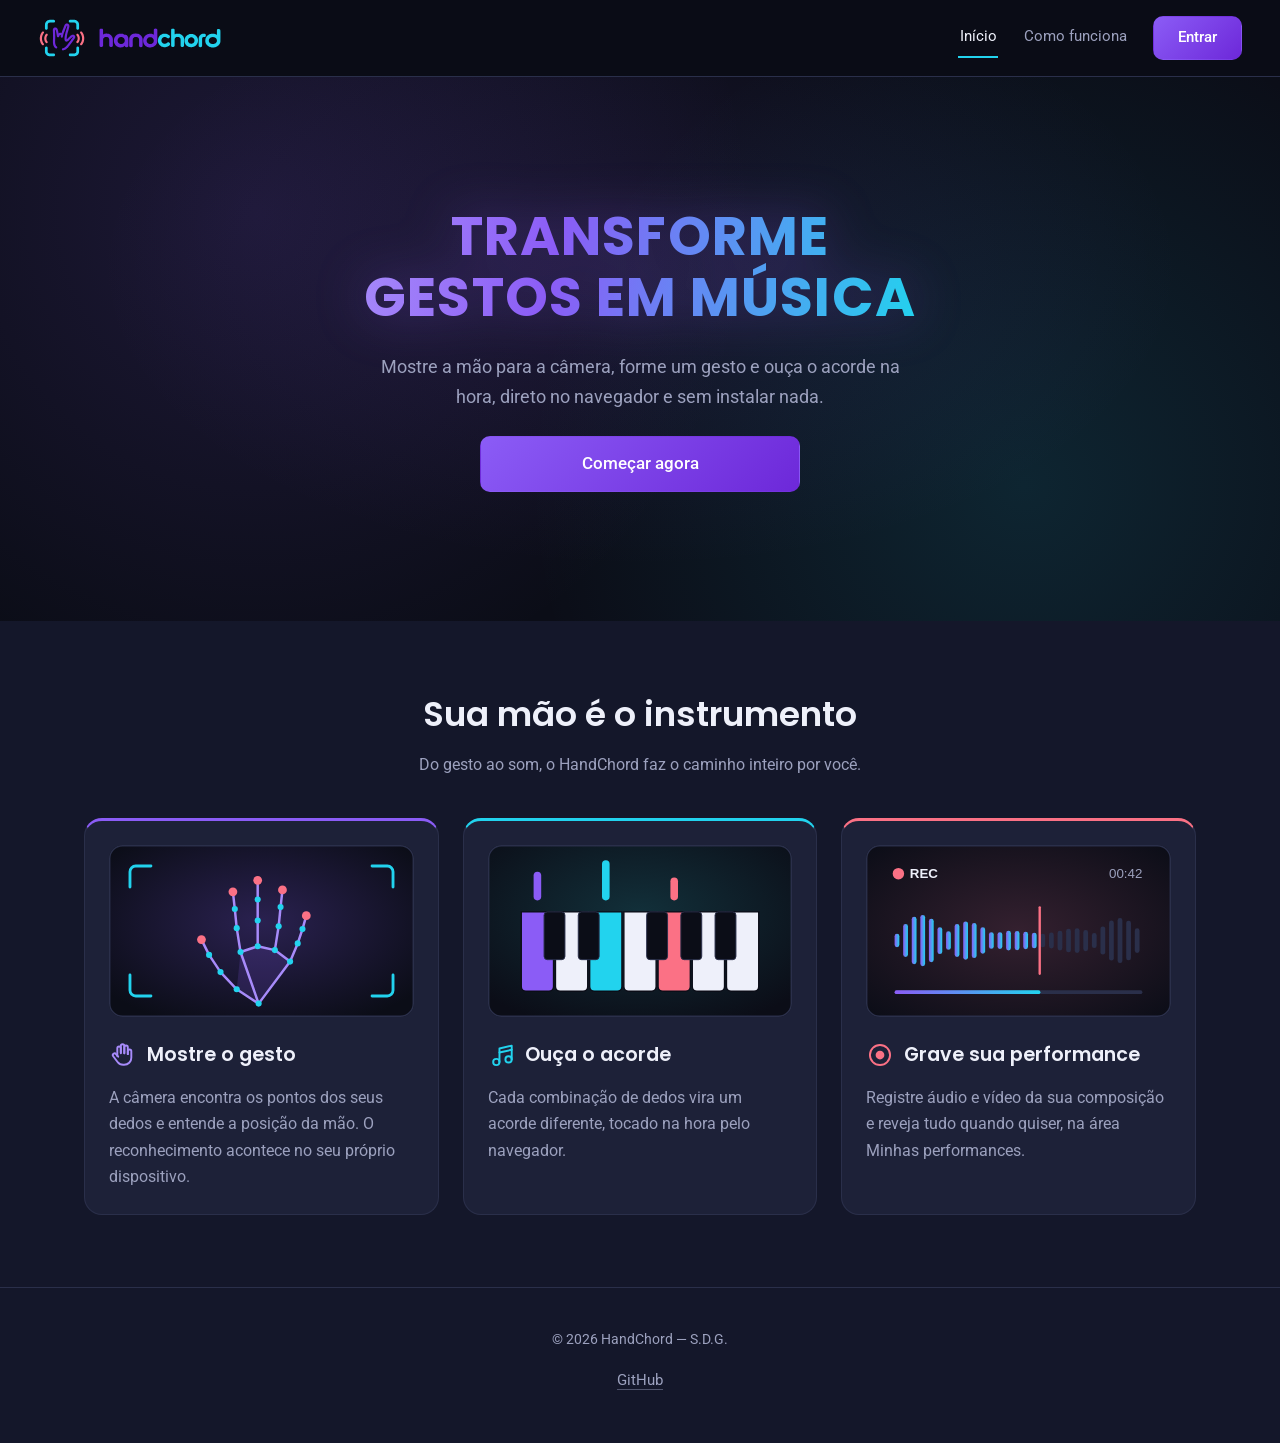
<file: index.html>
<!DOCTYPE html>
<html lang="pt-BR">
<head>
  <meta charset="UTF-8">
  <meta name="viewport" content="width=device-width, initial-scale=1.0, viewport-fit=cover">
  <meta name="theme-color" content="#0B0D17">
  <title>HandChord — transforme gestos em música</title>
  <meta name="description" content="HandChord reconhece gestos das mãos pela câmera e transforma cada gesto em um acorde musical, direto do navegador.">

  <!-- Ícone da aba: SVG nos navegadores modernos, PNG nos antigos e no iPhone/iPad -->
  <link rel="icon" type="image/svg+xml" href="icones/icone.svg">
  <link rel="icon" type="image/png" sizes="32x32" href="icones/png/favicon-32.png">
  <link rel="apple-touch-icon" href="icones/png/apple-touch-icon.png">

  <link rel="preconnect" href="https://fonts.googleapis.com">
  <link rel="preconnect" href="https://fonts.gstatic.com" crossorigin>
  <link href="https://fonts.googleapis.com/css2?family=Poppins:wght@500;600;700&family=Roboto:wght@400;500&display=swap" rel="stylesheet">

  <link rel="stylesheet" href="css/style.css">
  <link rel="stylesheet" href="css/home.css">
  <script src="js/menu.js" defer></script>
</head>
<body>
  <a class="skip-link" href="#conteudo">Ir para o conteúdo</a>

  <header class="site-header">
    <div class="container header-inner">
      <a href="index.html" class="logo">
        <picture>
          <source type="image/svg+xml" srcset="icones/icone.svg">
          <img class="logo-icon" src="icones/png/icone.png" alt="" width="48" height="40">
        </picture>
        <picture>
          <source type="image/svg+xml" srcset="icones/nome.svg">
          <img class="logo-name" src="icones/png/nome.png" alt="HandChord, página inicial" width="126" height="24">
        </picture>
      </a>

      <!-- Menu do celular: o checkbox é focável pelo teclado e funciona sem JavaScript -->
      <input type="checkbox" id="nav-toggle" class="nav-toggle" aria-label="Menu de navegação" aria-controls="menu-principal">
      <label for="nav-toggle" class="nav-backdrop" aria-hidden="true"></label>
      <label for="nav-toggle" class="nav-toggle-label" aria-hidden="true">
        <span></span><span></span><span></span>
      </label>

      <nav class="main-nav" id="menu-principal" aria-label="Navegação principal">
        <ul>
          <li><a href="index.html" aria-current="page">Início</a></li>
          <li><a href="como-funciona.html">Como funciona</a></li>
          <li><a href="login.html" class="btn btn-primary btn-sm">Entrar</a></li>
        </ul>
      </nav>
    </div>
  </header>

  <main id="conteudo" tabindex="-1">
    <section class="home-hero" aria-labelledby="home-titulo">
      <div class="container home-hero-inner">
        <h1 id="home-titulo" class="home-title">Transforme gestos em música</h1>
        <p class="home-tagline">Mostre a mão para a câmera, forme um gesto e ouça o acorde na hora, direto no navegador e sem instalar nada.</p>

        <div class="home-actions">
          <a href="cadastro.html" class="btn btn-primary btn-block">Começar agora</a>
        </div>
      </div>
    </section>

    <section class="section section-alt home-features" aria-labelledby="destaques-titulo">
      <div class="container">
        <div class="section-head center">
          <h2 id="destaques-titulo">Sua mão é o instrumento</h2>
          <p>Do gesto ao som, o HandChord faz o caminho inteiro por você.</p>
        </div>

        <div class="home-features-grid">
          <article class="card feature-card">
            <picture>
              <source type="image/svg+xml" srcset="assets/images/gesto-mao.svg">
              <img class="feature-img" src="assets/images/gesto-mao.png" alt="Mão com pontos de rastreamento sobre os dedos, dentro do enquadramento da câmera" width="320" height="180" loading="lazy">
            </picture>
            <h3 class="feature-title">
              <picture>
              <source type="image/svg+xml" srcset="assets/icons/mao.svg">
              <img class="feature-icon" src="assets/icons/mao.png" alt="" width="28" height="28">
            </picture>
              Mostre o gesto
            </h3>
            <p>A câmera encontra os pontos dos seus dedos e entende a posição da mão. O reconhecimento acontece no seu próprio dispositivo.</p>
          </article>

          <article class="card feature-card accent-cyan">
            <picture>
              <source type="image/svg+xml" srcset="assets/images/acorde-teclas.svg">
              <img class="feature-img" src="assets/images/acorde-teclas.png" alt="Teclas de piano com três notas de um acorde acesas" width="320" height="180" loading="lazy">
            </picture>
            <h3 class="feature-title">
              <picture>
              <source type="image/svg+xml" srcset="assets/icons/acorde.svg">
              <img class="feature-icon" src="assets/icons/acorde.png" alt="" width="28" height="28">
            </picture>
              Ouça o acorde
            </h3>
            <p>Cada combinação de dedos vira um acorde diferente, tocado na hora pelo navegador.</p>
          </article>

          <article class="card feature-card accent-coral">
            <picture>
              <source type="image/svg+xml" srcset="assets/images/gravacao.svg">
              <img class="feature-img" src="assets/images/gravacao.png" alt="Gravação de áudio em andamento, com forma de onda e botão de gravar" width="320" height="180" loading="lazy">
            </picture>
            <h3 class="feature-title">
              <picture>
              <source type="image/svg+xml" srcset="assets/icons/gravar.svg">
              <img class="feature-icon" src="assets/icons/gravar.png" alt="" width="28" height="28">
            </picture>
              Grave sua performance
            </h3>
            <p>Registre áudio e vídeo da sua composição e reveja tudo quando quiser, na área Minhas performances.</p>
          </article>
        </div>
      </div>
    </section>
  </main>

  <footer class="site-footer">
    <div class="container footer-inner">
      <p class="footer-copy">© 2026 HandChord — S.D.G.</p>
      <nav aria-label="Links do rodapé">
        <ul>
          <li><a href="https://github.com/luizr-lima" target="_blank" rel="noopener noreferrer">GitHub<span class="sr-only"> (abre em nova aba)</span></a></li>
        </ul>
      </nav>
    </div>
  </footer>
</body>
</html>
</file>
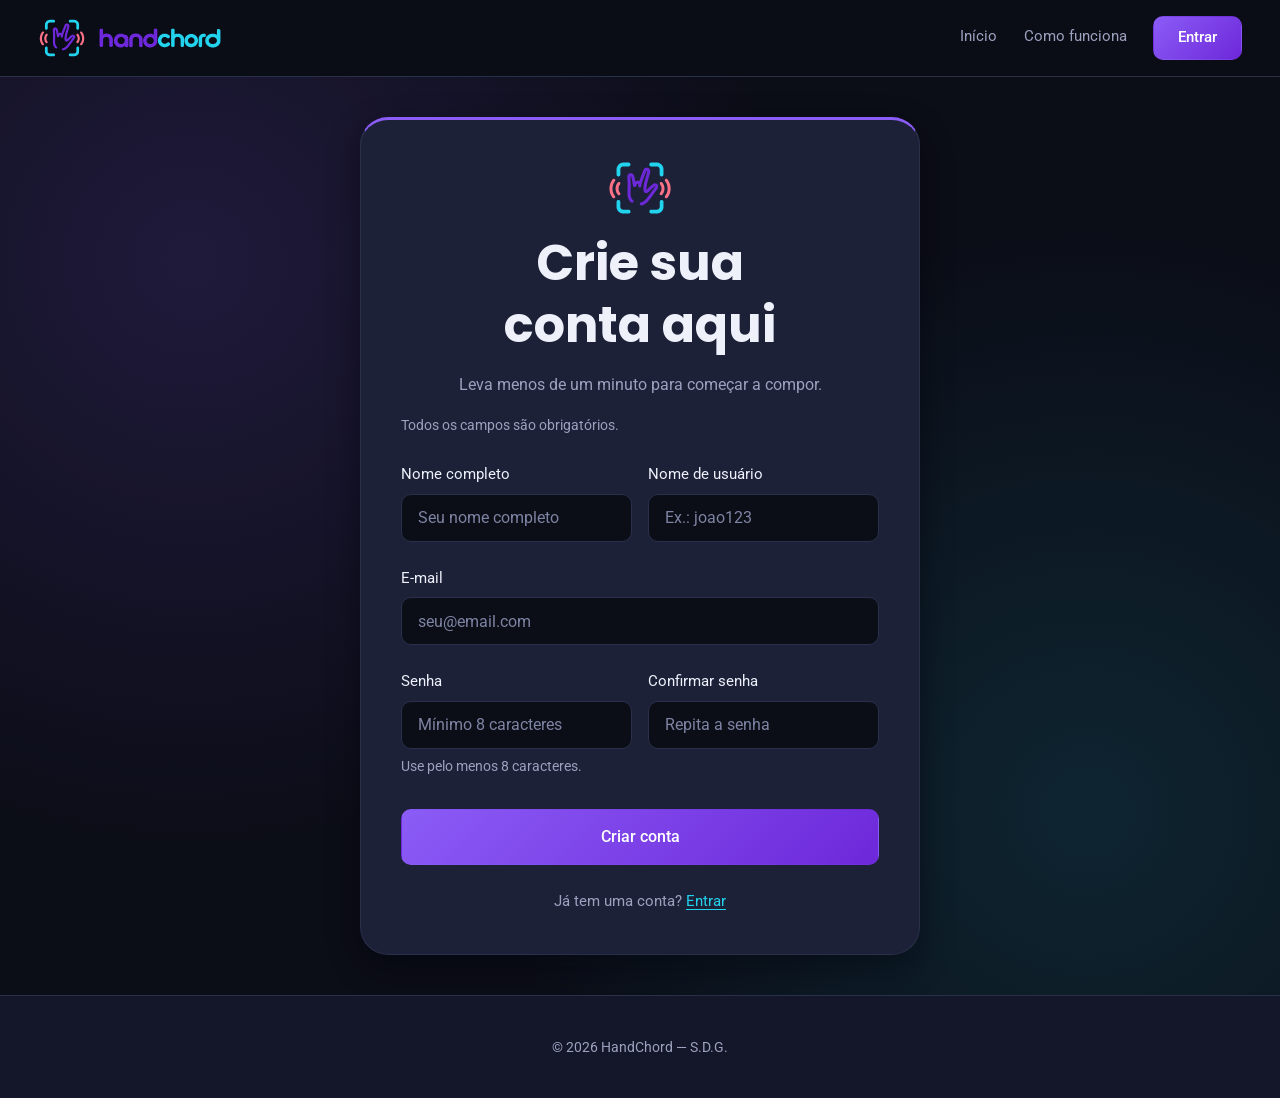
<file: cadastro.html>
<!DOCTYPE html>
<html lang="pt-BR">
<head>
  <meta charset="UTF-8">
  <meta name="viewport" content="width=device-width, initial-scale=1.0, viewport-fit=cover">
  <meta name="theme-color" content="#0B0D17">
  <title>Cadastro — HandChord</title>
  <meta name="description" content="Crie sua conta gratuita no HandChord e comece a compor com as mãos.">

  <!-- Ícone da aba: SVG nos navegadores modernos, PNG nos antigos e no iPhone/iPad -->
  <link rel="icon" type="image/svg+xml" href="icones/icone.svg">
  <link rel="icon" type="image/png" sizes="32x32" href="icones/png/favicon-32.png">
  <link rel="apple-touch-icon" href="icones/png/apple-touch-icon.png">

  <link rel="preconnect" href="https://fonts.googleapis.com">
  <link rel="preconnect" href="https://fonts.gstatic.com" crossorigin>
  <link href="https://fonts.googleapis.com/css2?family=Poppins:wght@500;600;700&family=Roboto:wght@400;500&display=swap" rel="stylesheet">

  <link rel="stylesheet" href="css/style.css">
  <link rel="stylesheet" href="css/cadastro.css">
  <script src="js/menu.js" defer></script>
  <script src="js/cadastro.js" defer></script>
</head>
<body>
  <a class="skip-link" href="#conteudo">Ir para o conteúdo</a>

  <header class="site-header">
    <div class="container header-inner">
      <a href="index.html" class="logo">
        <picture>
          <source type="image/svg+xml" srcset="icones/icone.svg">
          <img class="logo-icon" src="icones/png/icone.png" alt="" width="48" height="40">
        </picture>
        <picture>
          <source type="image/svg+xml" srcset="icones/nome.svg">
          <img class="logo-name" src="icones/png/nome.png" alt="HandChord, página inicial" width="126" height="24">
        </picture>
      </a>

      <!-- Menu do celular: o checkbox é focável pelo teclado e funciona sem JavaScript -->
      <input type="checkbox" id="nav-toggle" class="nav-toggle" aria-label="Menu de navegação" aria-controls="menu-principal">
      <label for="nav-toggle" class="nav-backdrop" aria-hidden="true"></label>
      <label for="nav-toggle" class="nav-toggle-label" aria-hidden="true">
        <span></span><span></span><span></span>
      </label>

      <nav class="main-nav" id="menu-principal" aria-label="Navegação principal">
        <ul>
          <li><a href="index.html">Início</a></li>
          <li><a href="como-funciona.html">Como funciona</a></li>
          <li><a href="login.html" class="btn btn-primary btn-sm">Entrar</a></li>
        </ul>
      </nav>
    </div>
  </header>

  <main id="conteudo" tabindex="-1" class="auth-main">
    <div class="container">
      <section class="auth-card" aria-labelledby="cadastro-titulo">
        <div class="auth-badge" aria-hidden="true">
          <picture>
            <source type="image/svg+xml" srcset="icones/icone.svg">
            <img src="icones/png/icone.png" alt="" width="67" height="56">
          </picture>
        </div>
        <h1 id="cadastro-titulo" class="center">Crie sua conta aqui</h1>
        <p class="center">Leva menos de um minuto para começar a compor.</p>

        <!-- action="login.html": mesmo sem JavaScript o envio leva para o login. Com JavaScript, js/cadastro.js confere as senhas antes. -->
        <form class="auth-form" id="form-cadastro" action="login.html">
          <p class="form-note">Todos os campos são obrigatórios.</p>

          <div class="form-grid">
            <div class="form-group">
              <label for="cad-nome">Nome completo</label>
              <input type="text" id="cad-nome" name="nome" autocomplete="name" required placeholder="Seu nome completo">
            </div>
            <div class="form-group">
              <label for="cad-usuario">Nome de usuário</label>
              <input type="text" id="cad-usuario" name="usuario" autocomplete="username" autocapitalize="none" spellcheck="false" required placeholder="Ex.: joao123">
            </div>
          </div>

          <div class="form-group">
            <label for="cad-email">E-mail</label>
            <input type="email" id="cad-email" name="email" autocomplete="email" autocapitalize="none" spellcheck="false" required placeholder="seu@email.com">
          </div>

          <!-- Os campos de senha ficam sem o atributo name de propósito: assim a senha nunca vai para a barra de endereço no envio sem JavaScript -->
          <div class="form-grid">
            <div class="form-group">
              <label for="cad-senha">Senha</label>
              <input type="password" id="cad-senha" autocomplete="new-password" required minlength="8" aria-describedby="cad-senha-ajuda" placeholder="Mínimo 8 caracteres">
              <small id="cad-senha-ajuda" class="form-hint">Use pelo menos 8 caracteres.</small>
            </div>
            <div class="form-group">
              <label for="cad-confirma">Confirmar senha</label>
              <input type="password" id="cad-confirma" autocomplete="new-password" required minlength="8" placeholder="Repita a senha">
            </div>
          </div>

          <button type="submit" class="btn btn-primary btn-block">Criar conta</button>
        </form>

        <p class="auth-switch center">Já tem uma conta? <a href="login.html">Entrar</a></p>
      </section>
    </div>
  </main>

  <footer class="site-footer">
    <div class="container footer-inner">
      <p class="footer-copy">© 2026 HandChord — S.D.G.</p>
    </div>
  </footer>
</body>
</html>
</file>
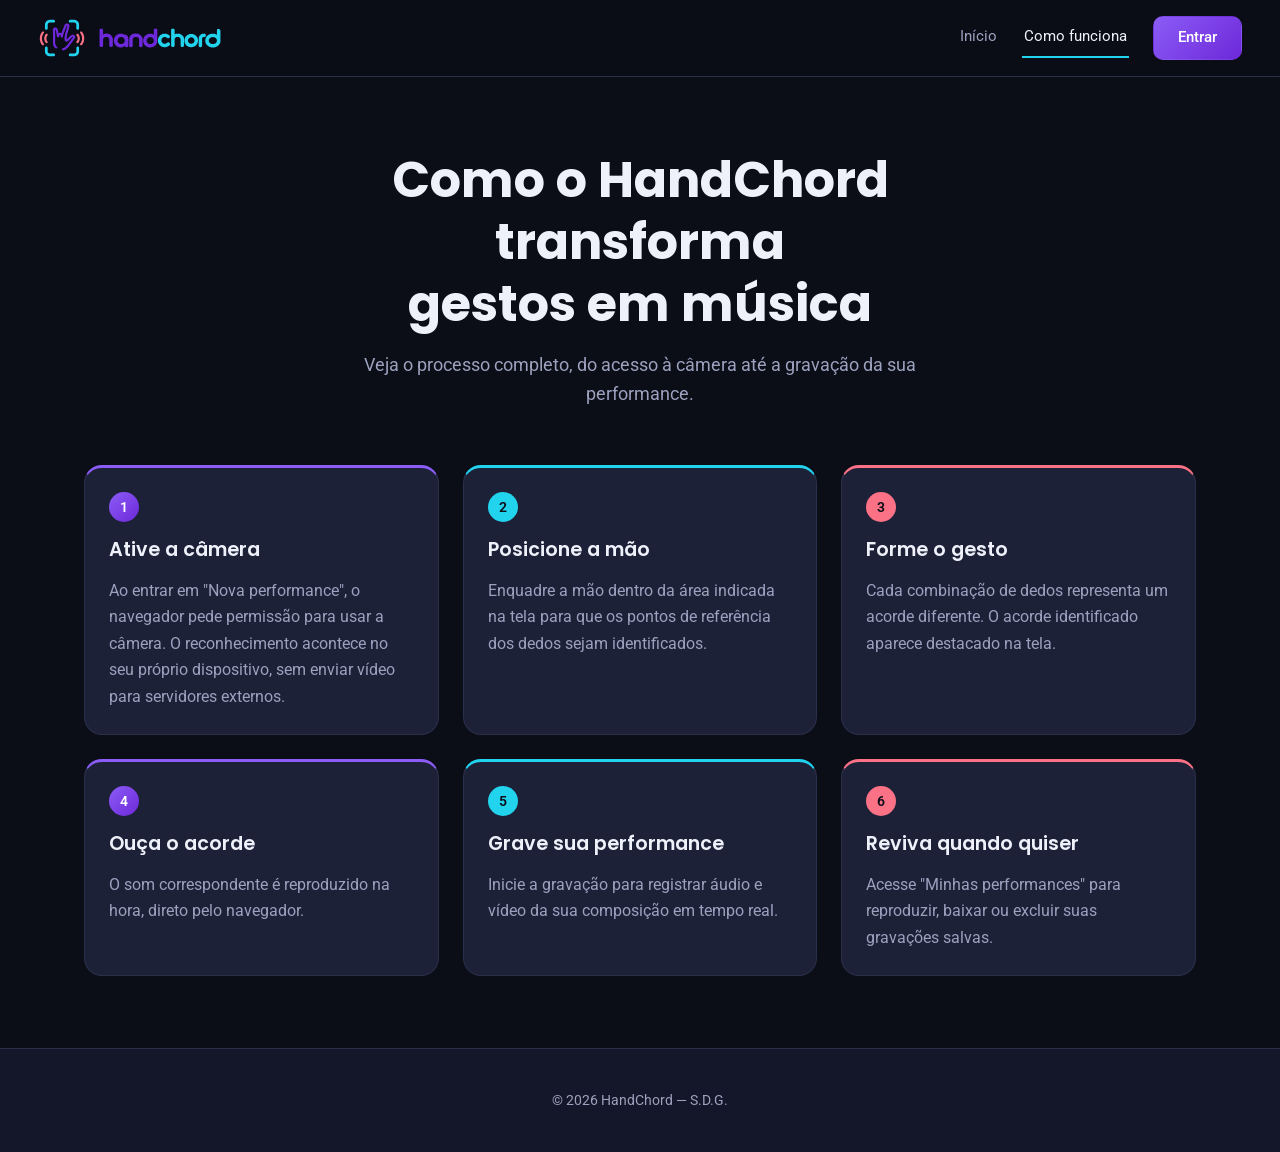
<file: como-funciona.html>
<!DOCTYPE html>
<html lang="pt-BR">
<head>
  <meta charset="UTF-8">
  <meta name="viewport" content="width=device-width, initial-scale=1.0, viewport-fit=cover">
  <meta name="theme-color" content="#0B0D17">
  <title>Como funciona — HandChord</title>
  <meta name="description" content="Entenda passo a passo como o HandChord transforma gestos das mãos em acordes musicais.">

  <!-- Ícone da aba: SVG nos navegadores modernos, PNG nos antigos e no iPhone/iPad -->
  <link rel="icon" type="image/svg+xml" href="icones/icone.svg">
  <link rel="icon" type="image/png" sizes="32x32" href="icones/png/favicon-32.png">
  <link rel="apple-touch-icon" href="icones/png/apple-touch-icon.png">

  <link rel="preconnect" href="https://fonts.googleapis.com">
  <link rel="preconnect" href="https://fonts.gstatic.com" crossorigin>
  <link href="https://fonts.googleapis.com/css2?family=Poppins:wght@500;600;700&family=Roboto:wght@400;500&display=swap" rel="stylesheet">

  <link rel="stylesheet" href="css/style.css">
  <link rel="stylesheet" href="css/como-funciona.css">
  <script src="js/menu.js" defer></script>
</head>
<body>
  <a class="skip-link" href="#conteudo">Ir para o conteúdo</a>

  <header class="site-header">
    <div class="container header-inner">
      <a href="index.html" class="logo">
        <picture>
          <source type="image/svg+xml" srcset="icones/icone.svg">
          <img class="logo-icon" src="icones/png/icone.png" alt="" width="48" height="40">
        </picture>
        <picture>
          <source type="image/svg+xml" srcset="icones/nome.svg">
          <img class="logo-name" src="icones/png/nome.png" alt="HandChord, página inicial" width="126" height="24">
        </picture>
      </a>

      <!-- Menu do celular: o checkbox é focável pelo teclado e funciona sem JavaScript -->
      <input type="checkbox" id="nav-toggle" class="nav-toggle" aria-label="Menu de navegação" aria-controls="menu-principal">
      <label for="nav-toggle" class="nav-backdrop" aria-hidden="true"></label>
      <label for="nav-toggle" class="nav-toggle-label" aria-hidden="true">
        <span></span><span></span><span></span>
      </label>

      <nav class="main-nav" id="menu-principal" aria-label="Navegação principal">
        <ul>
          <li><a href="index.html">Início</a></li>
          <li><a href="como-funciona.html" aria-current="page">Como funciona</a></li>
          <li><a href="login.html" class="btn btn-primary btn-sm">Entrar</a></li>
        </ul>
      </nav>
    </div>
  </header>

  <main id="conteudo" tabindex="-1">
    <section class="section page-hero">
      <div class="container">
        <h1>Como o HandChord transforma gestos em música</h1>
        <p class="lead">Veja o processo completo, do acesso à câmera até a gravação da sua performance.</p>
      </div>
    </section>

    <section class="section" aria-labelledby="passos-titulo">
      <div class="container">
        <h2 id="passos-titulo" class="sr-only">Passo a passo</h2>
        <ol class="steps-grid">
          <li class="card">
            <span class="step-number" aria-hidden="true">1</span>
            <h3>Ative a câmera</h3>
            <p>Ao entrar em "Nova performance", o navegador pede permissão para usar a câmera. O reconhecimento acontece no seu próprio dispositivo, sem enviar vídeo para servidores externos.</p>
          </li>
          <li class="card accent-cyan">
            <span class="step-number n2" aria-hidden="true">2</span>
            <h3>Posicione a mão</h3>
            <p>Enquadre a mão dentro da área indicada na tela para que os pontos de referência dos dedos sejam identificados.</p>
          </li>
          <li class="card accent-coral">
            <span class="step-number n3" aria-hidden="true">3</span>
            <h3>Forme o gesto</h3>
            <p>Cada combinação de dedos representa um acorde diferente. O acorde identificado aparece destacado na tela.</p>
          </li>
          <li class="card">
            <span class="step-number" aria-hidden="true">4</span>
            <h3>Ouça o acorde</h3>
            <p>O som correspondente é reproduzido na hora, direto pelo navegador.</p>
          </li>
          <li class="card accent-cyan">
            <span class="step-number n2" aria-hidden="true">5</span>
            <h3>Grave sua performance</h3>
            <p>Inicie a gravação para registrar áudio e vídeo da sua composição em tempo real.</p>
          </li>
          <li class="card accent-coral">
            <span class="step-number n3" aria-hidden="true">6</span>
            <h3>Reviva quando quiser</h3>
            <p>Acesse "Minhas performances" para reproduzir, baixar ou excluir suas gravações salvas.</p>
          </li>
        </ol>
      </div>
    </section>
  </main>

  <footer class="site-footer">
    <div class="container footer-inner">
      <p class="footer-copy">© 2026 HandChord — S.D.G.</p>
    </div>
  </footer>
</body>
</html>
</file>
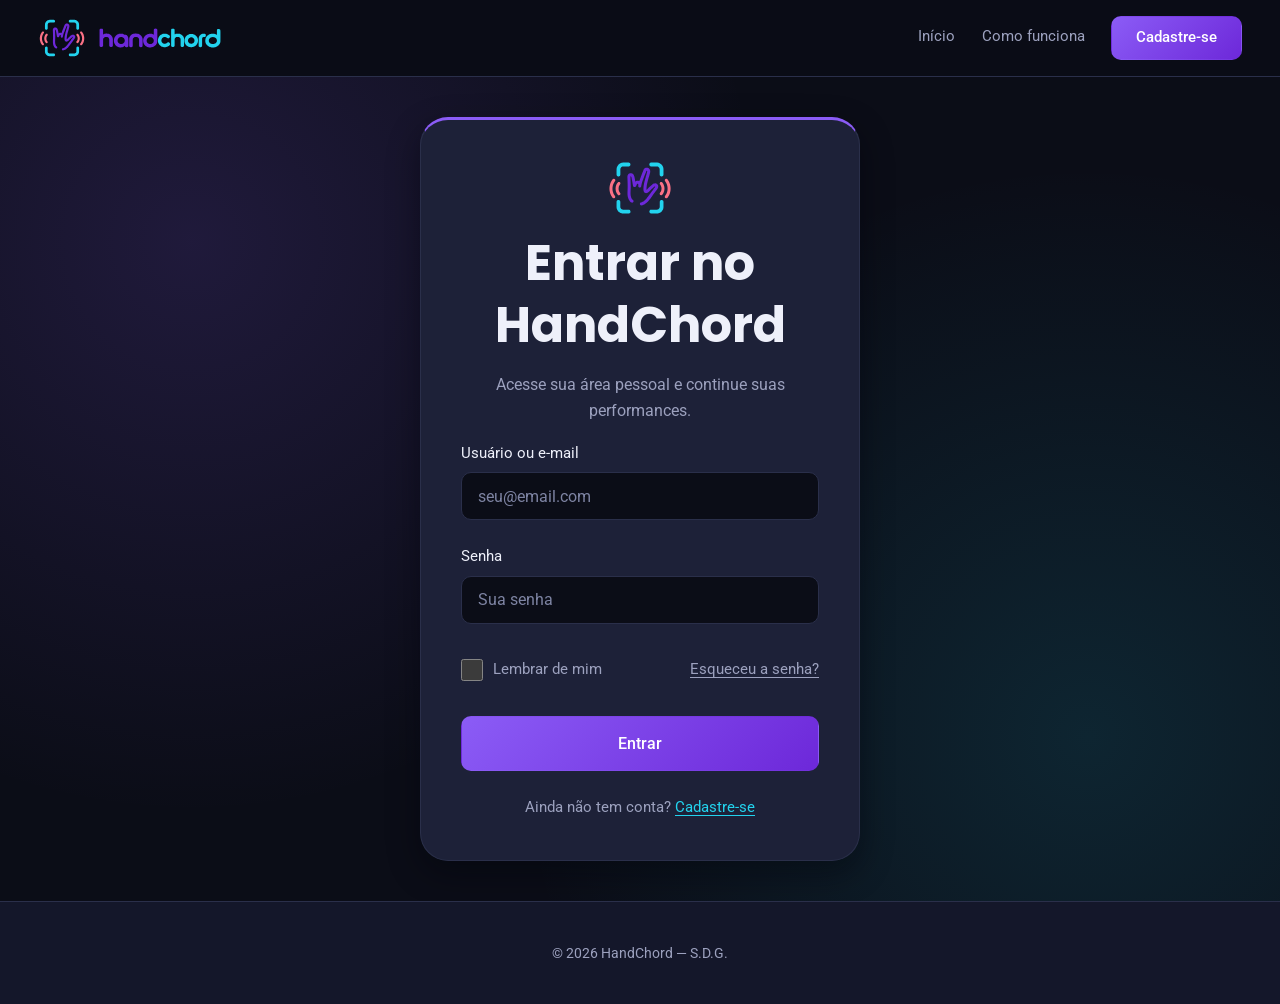
<file: login.html>
<!DOCTYPE html>
<html lang="pt-BR">
<head>
  <meta charset="UTF-8">
  <meta name="viewport" content="width=device-width, initial-scale=1.0, viewport-fit=cover">
  <meta name="theme-color" content="#0B0D17">
  <title>Login — HandChord</title>
  <meta name="description" content="Acesse sua conta HandChord e continue suas performances.">

  <!-- Ícone da aba: SVG nos navegadores modernos, PNG nos antigos e no iPhone/iPad -->
  <link rel="icon" type="image/svg+xml" href="icones/icone.svg">
  <link rel="icon" type="image/png" sizes="32x32" href="icones/png/favicon-32.png">
  <link rel="apple-touch-icon" href="icones/png/apple-touch-icon.png">

  <link rel="preconnect" href="https://fonts.googleapis.com">
  <link rel="preconnect" href="https://fonts.gstatic.com" crossorigin>
  <link href="https://fonts.googleapis.com/css2?family=Poppins:wght@500;600;700&family=Roboto:wght@400;500&display=swap" rel="stylesheet">

  <link rel="stylesheet" href="css/style.css">
  <link rel="stylesheet" href="css/login.css">
  <script src="js/menu.js" defer></script>
</head>
<body>
  <a class="skip-link" href="#conteudo">Ir para o conteúdo</a>

  <header class="site-header">
    <div class="container header-inner">
      <a href="index.html" class="logo">
        <picture>
          <source type="image/svg+xml" srcset="icones/icone.svg">
          <img class="logo-icon" src="icones/png/icone.png" alt="" width="48" height="40">
        </picture>
        <picture>
          <source type="image/svg+xml" srcset="icones/nome.svg">
          <img class="logo-name" src="icones/png/nome.png" alt="HandChord, página inicial" width="126" height="24">
        </picture>
      </a>

      <!-- Menu do celular: o checkbox é focável pelo teclado e funciona sem JavaScript -->
      <input type="checkbox" id="nav-toggle" class="nav-toggle" aria-label="Menu de navegação" aria-controls="menu-principal">
      <label for="nav-toggle" class="nav-backdrop" aria-hidden="true"></label>
      <label for="nav-toggle" class="nav-toggle-label" aria-hidden="true">
        <span></span><span></span><span></span>
      </label>

      <nav class="main-nav" id="menu-principal" aria-label="Navegação principal">
        <ul>
          <li><a href="index.html">Início</a></li>
          <li><a href="como-funciona.html">Como funciona</a></li>
          <li><a href="cadastro.html" class="btn btn-primary btn-sm">Cadastre-se</a></li>
        </ul>
      </nav>
    </div>
  </header>

  <main id="conteudo" tabindex="-1" class="auth-main">
    <div class="container">
      <section class="auth-card" aria-labelledby="login-titulo">
        <div class="auth-badge" aria-hidden="true">
          <picture>
            <source type="image/svg+xml" srcset="icones/icone.svg">
            <img src="icones/png/icone.png" alt="" width="67" height="56">
          </picture>
        </div>
        <h1 id="login-titulo" class="center">Entrar no HandChord</h1>
        <p class="center">Acesse sua área pessoal e continue suas performances.</p>

        <form class="auth-form" id="form-login">
          <div class="form-group">
            <label for="login-id">Usuário ou e-mail</label>
            <input type="text" id="login-id" name="identifier" autocomplete="username" autocapitalize="none" spellcheck="false" required placeholder="seu@email.com">
          </div>

          <div class="form-group">
            <label for="login-senha">Senha</label>
            <!-- Sem o atributo name de propósito: assim a senha não aparece na barra de endereço enquanto o login não é tratado por JavaScript (etapa 5) -->
            <input type="password" id="login-senha" autocomplete="current-password" required placeholder="Sua senha">
          </div>

          <div class="form-row space-between">
            <label class="checkbox-inline"><input type="checkbox" name="lembrar"> Lembrar de mim</label>
            <a href="#" class="link-muted">Esqueceu a senha?</a>
          </div>

          <button type="submit" class="btn btn-primary btn-block">Entrar</button>
        </form>

        <p class="auth-switch center">Ainda não tem conta? <a href="cadastro.html">Cadastre-se</a></p>
      </section>
    </div>
  </main>

  <footer class="site-footer">
    <div class="container footer-inner">
      <p class="footer-copy">© 2026 HandChord — S.D.G.</p>
    </div>
  </footer>
</body>
</html>
</file>
<file: css/style.css>
/* =====================================================
   HandChord — Estilos compartilhados (todas as páginas)

   Mobile-first: o CSS base é o da tela pequena (celular).
   As media queries min-width acrescentam o layout de
   tablet (600px) e de computador (861px).
   ===================================================== */

/* --- Tokens de design --- */
:root {
  color-scheme: dark;

  /* Fundo */
  --color-bg: #0B0D17;
  --color-bg-alt: #14172A;
  --color-bg-elevated: #1D2138;
  --color-border: #2A2F4A;

  /* Texto */
  --color-text: #EEF0FA;
  --color-text-muted: #9CA1BE;
  --color-text-faint: #7E84A3;

  /* Marca */
  --color-violet: #8B5CF6;
  --color-violet-dark: #6D28D9;
  --color-cyan: #22D3EE;
  --color-coral: #FB7185;

  /* Feedback */
  --color-success: #34D399;
  --color-error: #F87171;

  /* Gradientes */
  --gradient-brand: linear-gradient(135deg, #8B5CF6 0%, #6D28D9 100%);
  --gradient-cta: linear-gradient(120deg, #6D28D9 0%, #8B5CF6 45%, #22D3EE 100%);
  --gradient-title: linear-gradient(100deg, #A78BFA 0%, #8B5CF6 35%, #22D3EE 100%);

  /* Tipografia */
  --font-heading: 'Poppins', 'Segoe UI', sans-serif;
  --font-body: 'Roboto', 'Segoe UI', sans-serif;

  /* Espaçamento */
  --space-1: 0.5rem;
  --space-2: 1rem;
  --space-3: 1.5rem;
  --space-4: 2.5rem;
  --space-5: 4.5rem;

  /* Bordas e sombra */
  --radius-sm: 10px;
  --radius-md: 18px;
  --radius-lg: 28px;
  --shadow-card: 0 12px 32px rgba(3, 4, 10, 0.45);

  --transition: 0.2s ease;
  --container-width: 1160px;
  --header-height: 64px;
  --tap-size: 48px; /* área mínima de toque no celular */
}

@media (min-width: 861px) {
  :root { --header-height: 76px; }
}

/* --- Reset básico --- */
*, *::before, *::after { box-sizing: border-box; }

html {
  -webkit-text-size-adjust: 100%;
  text-size-adjust: 100%;
  scroll-behavior: smooth;
  scroll-padding-top: calc(var(--header-height) + var(--space-2));
}

/* Cores fixas antes de cada var(): navegadores sem variáveis CSS (ex.: IE 11) usam estas */
body {
  margin: 0;
  min-height: 100vh;
  min-height: 100dvh;
  display: flex;
  flex-direction: column;
  background: #0B0D17;
  background: var(--color-bg);
  color: #EEF0FA;
  color: var(--color-text);
  font-family: 'Roboto', 'Segoe UI', Arial, sans-serif;
  font-family: var(--font-body);
  line-height: 1.65;
  -webkit-font-smoothing: antialiased;
}

main { flex: 1 0 auto; }
main:focus { outline: none; }

img {
  max-width: 100%;
  display: block;
}

picture { display: block; }

a {
  color: inherit;
  text-decoration: none;
}

ul,
ol {
  list-style: none;
  margin: 0;
  padding: 0;
}

button,
input {
  font-family: inherit;
}

button { cursor: pointer; }

h1, h2, h3, h4, h5, h6 {
  font-family: 'Poppins', 'Segoe UI', Arial, sans-serif;
  font-family: var(--font-heading);
  text-wrap: balance;
  color: #EEF0FA;
  color: var(--color-text);
  line-height: 1.25;
  margin: 0 0 var(--space-2);
}

h1 {
  font-size: 2.1rem;
  font-size: clamp(2.1rem, 1.4rem + 3vw, 3.1rem);
  font-weight: 700;
}

h2 {
  font-size: 1.6rem;
  font-size: clamp(1.6rem, 1.3rem + 1.4vw, 2.15rem);
  font-weight: 600;
}

h3 {
  font-size: 1.2rem;
  font-weight: 600;
}

p {
  margin: 0 0 var(--space-2);
  color: #9CA1BE;
  color: var(--color-text-muted);
  max-width: 62ch;
}

.lead { font-size: 1.1rem; }

/* --- Acessibilidade --- */
:focus-visible {
  outline: 2px solid var(--color-cyan);
  outline-offset: 3px;
}

/* Texto só para leitores de tela */
.sr-only {
  position: absolute;
  width: 1px;
  height: 1px;
  padding: 0;
  margin: -1px;
  overflow: hidden;
  clip: rect(0, 0, 0, 0);
  white-space: nowrap;
  border: 0;
}

/* Link "Ir para o conteúdo": aparece quando recebe foco pelo teclado */
.skip-link {
  position: absolute;
  top: -5rem;
  left: var(--space-2);
  z-index: 200;
  padding: 0.75rem 1.25rem;
  background: var(--color-cyan);
  color: var(--color-bg);
  font-weight: 500;
  border-radius: var(--radius-sm);
  transition: top var(--transition);
}

.skip-link:focus { top: var(--space-1); }

/* --- Layout --- */
.container {
  width: 100%;
  max-width: var(--container-width);
  margin-left: auto;
  margin-right: auto;
  padding-left: var(--space-2);
  padding-right: var(--space-2);
}

.section {
  padding-top: var(--space-4);
  padding-bottom: var(--space-4);
}

.section-alt { background: var(--color-bg-alt); }

.section-head {
  max-width: 46rem;
  margin-bottom: var(--space-4);
}

.section-head p { margin-bottom: 0; }

.center {
  text-align: center;
  margin-left: auto;
  margin-right: auto;
}

/* --- Botões --- */
.btn {
  display: inline-flex;
  align-items: center;
  justify-content: center;
  gap: 0.5rem;
  min-height: var(--tap-size);
  padding: 0.85rem 1.6rem;
  border-radius: var(--radius-sm);
  font-weight: 500;
  font-size: 1rem;
  line-height: 1.3;
  text-align: center;
  border: 1px solid transparent;
  transition: transform var(--transition), box-shadow var(--transition), border-color var(--transition), background var(--transition), color var(--transition);
}

.btn-primary {
  background: #7C3AED;
  background: var(--gradient-brand);
  color: #fff;
}

.btn-primary:active {
  transform: translateY(0);
  box-shadow: 0 4px 12px rgba(139, 92, 246, 0.3);
}

.btn-outline {
  background: transparent;
  border-color: var(--color-border);
  color: var(--color-text);
}

.btn-block { width: 100%; }

.btn-sm {
  min-height: 44px;
  padding: 0.6rem 1.4rem;
  font-size: 0.95rem;
}

/* Efeito de passar o mouse só onde existe mouse (no toque ele ficaria "grudado") */
@media (hover: hover) {
  .btn-primary:hover {
    transform: translateY(-2px);
    box-shadow: 0 10px 26px rgba(139, 92, 246, 0.35);
  }

  .btn-outline:hover {
    border-color: var(--color-cyan);
    color: var(--color-cyan);
    background: rgba(34, 211, 238, 0.08);
  }
}

/* --- Cabeçalho --- */
.site-header {
  position: sticky;
  top: 0;
  z-index: 100;
  background: #0B0D17;
  border-bottom: 1px solid var(--color-border);
}

/* O blur fica num pseudo-elemento: backdrop-filter no próprio cabeçalho quebraria o menu lateral (position: fixed) */
.site-header::before {
  content: "";
  position: absolute;
  top: 0;
  right: 0;
  bottom: 0;
  left: 0;
  z-index: -1;
  background: rgba(11, 13, 23, 0.9);
  -webkit-backdrop-filter: blur(10px);
  backdrop-filter: blur(10px);
}

.header-inner {
  height: var(--header-height);
  display: flex;
  align-items: center;
  justify-content: space-between;
  gap: var(--space-2);
}

/* Cabeçalho de borda a borda: logo no canto esquerdo e menu no canto oposto */
.site-header .header-inner {
  max-width: none;
  padding-left: var(--space-2);
  padding-right: var(--space-2);
  padding-left: max(var(--space-2), env(safe-area-inset-left));
  padding-right: max(var(--space-2), env(safe-area-inset-right));
}

/* --- Logo (SVG redimensionado pela altura; a largura segue a proporção) --- */
.logo {
  display: flex;
  align-items: center;
  gap: 0.55rem;
  min-height: 44px;
  flex: none;
}

.logo-icon {
  height: 34px;
  width: auto;
}

.logo-name {
  height: 19px;
  width: auto;
}

/* --- Menu de navegação: celular (painel lateral) --- */

/* O checkbox fica invisível mas continua focável pelo teclado */
.nav-toggle {
  position: absolute;
  top: 0;
  left: 0;
  width: 1px;
  height: 1px;
  margin: 0;
  opacity: 0;
}

.nav-toggle:focus-visible ~ .nav-toggle-label {
  outline: 2px solid var(--color-cyan);
  outline-offset: 2px;
}

.nav-toggle-label {
  display: flex;
  flex-direction: column;
  align-items: center;
  justify-content: center;
  gap: 5px;
  width: 44px;
  height: 44px;
  border-radius: var(--radius-sm);
  cursor: pointer;
  position: relative;
  z-index: 101;
}

.nav-toggle-label span {
  display: block;
  width: 24px;
  height: 2px;
  background: var(--color-text);
  border-radius: 2px;
  transition: transform var(--transition), opacity var(--transition);
}

.nav-toggle:checked ~ .nav-toggle-label span:nth-child(1) { transform: translateY(7px) rotate(45deg); }
.nav-toggle:checked ~ .nav-toggle-label span:nth-child(2) { opacity: 0; }
.nav-toggle:checked ~ .nav-toggle-label span:nth-child(3) { transform: translateY(-7px) rotate(-45deg); }

/* Fundo escurecido atrás do painel; tocar nele fecha o menu */
.nav-backdrop {
  position: fixed;
  top: var(--header-height);
  right: 0;
  bottom: 0;
  left: 0;
  z-index: 90;
  background: rgba(3, 4, 10, 0.65);
  opacity: 0;
  visibility: hidden;
  transition: opacity 0.28s ease, visibility 0s linear 0.28s;
}

.nav-toggle:checked ~ .nav-backdrop {
  opacity: 1;
  visibility: visible;
  transition-delay: 0s;
}

/* Painel: fechado fica "visibility: hidden", assim os links não recebem foco do teclado fora da tela */
.main-nav {
  position: fixed;
  top: var(--header-height);
  right: 0;
  bottom: 0;
  z-index: 95;
  width: 86%;
  max-width: 22rem;
  padding: var(--space-3) var(--space-3) var(--space-4);
  padding-right: max(var(--space-3), env(safe-area-inset-right));
  padding-bottom: calc(var(--space-4) + env(safe-area-inset-bottom, 0px));
  background: var(--color-bg-elevated);
  border-left: 1px solid var(--color-border);
  overflow-y: auto;
  -webkit-overflow-scrolling: touch;
  transform: translateX(100%);
  visibility: hidden;
  transition: transform 0.28s ease, visibility 0s linear 0.28s;
}

.nav-toggle:checked ~ .main-nav {
  transform: translateX(0);
  visibility: visible;
  transition-delay: 0s;
}

/* Página rolando por trás do menu aberto */
.nav-open,
.nav-open body { overflow: hidden; }

.main-nav ul {
  display: flex;
  flex-direction: column;
}

.main-nav a {
  display: flex;
  align-items: center;
  min-height: var(--tap-size);
  padding: 0.5rem 0.25rem;
  font-size: 1.05rem;
  color: var(--color-text-muted);
  border-bottom: 1px solid var(--color-border);
  transition: color var(--transition), border-color var(--transition);
}

.main-nav a:hover { color: var(--color-text); }

.main-nav a[aria-current="page"] {
  padding-left: 0.85rem;
  color: var(--color-text);
  box-shadow: inset 3px 0 0 var(--color-cyan);
}

.main-nav a.btn {
  justify-content: center;
  margin-top: var(--space-3);
  padding: 0.85rem 1.5rem;
  font-size: 1rem;
  color: #fff;
  border: 1px solid transparent;
}

/* --- Rodapé --- */
.site-footer {
  border-top: 1px solid var(--color-border);
  padding-top: var(--space-4);
  padding-bottom: var(--space-4);
  padding-bottom: calc(var(--space-4) + env(safe-area-inset-bottom, 0px));
  background: #14172A;
  background: var(--color-bg-alt);
}

.footer-inner {
  display: flex;
  flex-wrap: wrap;
  align-items: center;
  justify-content: center;
  gap: var(--space-1) var(--space-3);
}

.footer-inner nav ul {
  display: flex;
  justify-content: center;
  gap: var(--space-3);
  flex-wrap: wrap;
}

.footer-inner nav a {
  display: inline-flex;
  align-items: center;
  min-height: 44px;
  padding: 0 0.5rem;
  color: var(--color-text-muted);
  font-size: 0.95rem;
  text-decoration: underline;
  text-decoration-color: rgba(156, 161, 190, 0.45);
  text-underline-offset: 4px;
  transition: color var(--transition), text-decoration-color var(--transition);
}

.footer-inner nav a:hover {
  color: var(--color-text);
  text-decoration-color: var(--color-cyan);
}

.footer-copy {
  width: 100%;
  max-width: none;
  text-align: center;
  color: var(--color-text-muted);
  font-size: 0.85rem;
  margin: 0;
}

/* --- Cartões --- */
.card {
  background: #1D2138;
  background: var(--color-bg-elevated);
  border: 1px solid #2A2F4A;
  border: 1px solid var(--color-border);
  border-top: 3px solid var(--color-violet);
  border-radius: var(--radius-md);
  padding: var(--space-3);
}

.card p:last-child { margin-bottom: 0; }
.card.accent-cyan { border-top-color: var(--color-cyan); }
.card.accent-coral { border-top-color: var(--color-coral); }

.step-number {
  width: 30px;
  height: 30px;
  border-radius: 50%;
  background: var(--gradient-brand);
  color: #fff;
  display: grid;
  place-items: center;
  font-size: 0.85rem;
  font-weight: 600;
  margin-bottom: var(--space-2);
}

.step-number.n2 {
  background: var(--color-cyan);
  color: var(--color-bg);
}

.step-number.n3 {
  background: var(--color-coral);
  color: var(--color-bg);
}

/* Passos: 1 coluna no celular, 2 no tablet, 3 no computador */
.steps-grid {
  display: grid;
  grid-template-columns: 1fr;
  gap: var(--space-2);
}

.hero-actions {
  display: flex;
  gap: var(--space-2);
  flex-wrap: wrap;
  margin-top: var(--space-3);
}

/* --- Login e Cadastro --- */
.auth-main {
  display: flex;
  align-items: flex-start;
  padding-top: var(--space-4);
  padding-bottom: var(--space-4);
  background:
    radial-gradient(circle at 15% 20%, rgba(139, 92, 246, 0.16), transparent 45%),
    radial-gradient(circle at 85% 80%, rgba(34, 211, 238, 0.12), transparent 45%);
}

.auth-card {
  width: 100%;
  max-width: 460px;
  margin-left: auto;
  margin-right: auto;
  background: var(--color-bg-elevated);
  border: 1px solid var(--color-border);
  border-top: 3px solid var(--color-violet);
  border-radius: var(--radius-lg);
  padding: var(--space-3) var(--space-3) var(--space-4);
  box-shadow: var(--shadow-card);
}

.auth-badge {
  display: flex;
  justify-content: center;
  margin: 0 auto var(--space-2);
}

.auth-badge img {
  height: 56px;
  width: auto;
}

.auth-form .btn-block {
  min-height: var(--tap-size);
  padding: 1rem 1.6rem;
  font-size: 1.02rem;
  margin-top: var(--space-1);
}

.form-note {
  margin-bottom: var(--space-3);
  font-size: 0.9rem;
}

.form-group { margin-bottom: var(--space-3); }

.form-group label {
  display: block;
  font-size: 0.95rem;
  margin-bottom: 0.4rem;
  color: var(--color-text);
}

/* 16px nos campos: abaixo disso o iPhone aumenta o zoom da página ao focar */
.form-group input[type="text"],
.form-group input[type="email"],
.form-group input[type="password"] {
  width: 100%;
  min-height: var(--tap-size);
  padding: 0.8rem 1rem;
  background: #0B0D17;
  background: var(--color-bg);
  border: 1px solid #2A2F4A;
  border: 1px solid var(--color-border);
  border-radius: var(--radius-sm);
  color: #EEF0FA;
  color: var(--color-text);
  font-size: 1rem;
  transition: border-color var(--transition);
}

.form-group input::placeholder {
  color: var(--color-text-faint);
  opacity: 1;
}

/* O contorno transparente aparece no modo de alto contraste do Windows, onde a sombra some */
.form-group input:focus {
  border-color: var(--color-cyan);
  outline: 2px solid transparent;
  box-shadow: 0 0 0 3px rgba(34, 211, 238, 0.2);
}

/* Autofill do navegador pinta o campo de claro; aqui ele mantém o tema escuro */
.form-group input:-webkit-autofill,
.form-group input:-webkit-autofill:focus {
  -webkit-text-fill-color: var(--color-text);
  caret-color: var(--color-text);
  box-shadow: 0 0 0 1000px var(--color-bg) inset;
}

.form-group input:-webkit-autofill:focus { box-shadow: 0 0 0 1000px var(--color-bg) inset, 0 0 0 3px rgba(34, 211, 238, 0.2); }

.form-group input[aria-invalid="true"] { border-color: var(--color-error); }
.form-group input[aria-invalid="true"]:focus { box-shadow: 0 0 0 3px rgba(248, 113, 113, 0.2); }

.form-hint {
  display: block;
  margin-top: 0.4rem;
  font-size: 0.85rem;
  color: var(--color-text-muted);
}

.form-error {
  margin: 0.4rem 0 0;
  font-size: 0.85rem;
  color: var(--color-error);
}

/* Dois campos lado a lado só a partir do tablet */
.form-grid {
  display: grid;
  grid-template-columns: 1fr;
}

.form-row.space-between {
  display: flex;
  align-items: center;
  justify-content: space-between;
  margin-bottom: var(--space-2);
  font-size: 0.95rem;
  flex-wrap: wrap;
  gap: 0 var(--space-2);
}

.checkbox-inline {
  display: flex;
  align-items: center;
  gap: 0.6rem;
  min-height: 44px;
  font-size: 0.95rem;
  color: var(--color-text-muted);
  cursor: pointer;
}

.checkbox-inline input {
  flex: none;
  width: 22px;
  height: 22px;
  margin: 0;
  accent-color: var(--color-violet);
}

.checkbox-inline.terms { margin-bottom: var(--space-3); }

.link-muted {
  display: inline-flex;
  align-items: center;
  min-height: 44px;
  color: var(--color-text-muted);
  font-size: 0.95rem;
  text-decoration: underline;
  text-underline-offset: 3px;
}

.link-muted:hover { color: var(--color-cyan); }

.auth-switch {
  margin-top: var(--space-3);
  margin-bottom: 0;
  color: var(--color-text-muted);
  font-size: 0.95rem;
}

/* Link no meio do texto: sublinhado, para não depender só da cor */
.auth-switch a {
  color: var(--color-cyan);
  text-decoration: underline;
  text-underline-offset: 3px;
}

/* =====================================================
   Tablet (a partir de 600px)
   ===================================================== */
@media (min-width: 600px) {
  .container {
    padding-left: var(--space-3);
    padding-right: var(--space-3);
  }

  .steps-grid {
    grid-template-columns: repeat(2, 1fr);
    gap: var(--space-3);
  }

  .auth-main { align-items: center; }

  .auth-card { padding: var(--space-4); }

  .form-grid {
    grid-template-columns: 1fr 1fr;
    gap: 0 var(--space-2);
  }
}

/* =====================================================
   Computador (a partir de 861px): menu na própria barra
   ===================================================== */
@media (min-width: 861px) {
  .section {
    padding-top: var(--space-5);
    padding-bottom: var(--space-5);
  }

  .steps-grid { grid-template-columns: repeat(3, 1fr); }

  .site-header .header-inner {
    padding-left: clamp(var(--space-2), 3vw, var(--space-4));
    padding-right: clamp(var(--space-2), 3vw, var(--space-4));
  }

  .logo { gap: 0.7rem; }
  .logo-icon { height: 40px; }
  .logo-name { height: 24px; }

  /* O botão e o fundo do menu lateral deixam de existir */
  .nav-toggle,
  .nav-toggle-label,
  .nav-backdrop { display: none; }

  .main-nav {
    position: static;
    width: auto;
    max-width: none;
    padding: 0;
    background: transparent;
    border: 0;
    overflow: visible;
    transform: none;
    visibility: visible;
    transition: none;
  }

  .main-nav ul {
    flex-direction: row;
    align-items: center;
    gap: var(--space-3);
  }

  .main-nav a {
    display: inline-block;
    min-height: 0;
    padding: 0.4rem 0.1rem;
    font-size: 0.95rem;
    border-bottom: 2px solid transparent;
  }

  .main-nav a:hover,
  .main-nav a[aria-current="page"] {
    color: var(--color-text);
    border-color: var(--color-cyan);
    box-shadow: none;
  }

  .main-nav a[aria-current="page"] { padding-left: 0.1rem; }

  .main-nav a.btn {
    display: inline-flex;
    min-height: 44px;
    margin-top: 0;
    padding: 0.6rem 1.5rem;
    font-size: 0.95rem;
    border: 1px solid transparent;
  }

  .main-nav a.btn:hover {
    border-color: transparent;
    color: #fff;
  }
}

/* --- Movimento reduzido --- */
@media (prefers-reduced-motion: reduce) {
  html { scroll-behavior: auto; }

  *,
  *::before,
  *::after {
    transition-duration: 0.01ms !important;
    animation-duration: 0.01ms !important;
    animation-iteration-count: 1 !important;
  }
}
</file>
<file: css/home.css>
/* =====================================================
   HandChord — Home (index.html)
   Abertura (título, chamada e um botão) seguida de uma
   seção com os três destaques do produto.
   ===================================================== */

/* --- Abertura --- */
.home-hero {
  position: relative;
  overflow: hidden;
  display: flex;
  align-items: center;
  justify-content: center;
  text-align: center;
  min-height: 26rem;
  min-height: min(34rem, calc(100vh - var(--header-height)));
  min-height: min(34rem, calc(100dvh - var(--header-height)));
  padding-top: var(--space-4);
  padding-bottom: var(--space-4);
  background:
    radial-gradient(ellipse at 50% 35%, rgba(139, 92, 246, 0.10), transparent 60%),
    radial-gradient(circle at 20% 25%, rgba(139, 92, 246, 0.14), transparent 45%),
    radial-gradient(circle at 80% 75%, rgba(34, 211, 238, 0.12), transparent 45%);
}

/* Reinicia fonte e margens: o wrapper pode ser <div> ou um título sem mudar o visual */
.home-hero-inner {
  position: relative;
  z-index: 1;
  max-width: 38rem;
  margin: 0 auto;
  font-family: var(--font-body);
  font-size: 1rem;
  font-weight: 400;
  line-height: 1.65;
}

/* --- Título com o gradiente da marca --- */
.home-title {
  max-width: none;
  margin: 0 0 var(--space-3);
  font-family: var(--font-heading);
  font-weight: 700;
  font-size: 2rem;
  font-size: clamp(2rem, 1.2rem + 4.4vw, 3.4rem);
  line-height: 1.12;
  letter-spacing: 0.02em;
  text-transform: uppercase;
  text-wrap: balance;
  color: var(--color-text); /* fallback: navegador sem background-clip: text */
}

@supports ((-webkit-background-clip: text) or (background-clip: text)) {
  .home-title {
    background: var(--gradient-title);
    -webkit-background-clip: text;
    background-clip: text;
    color: transparent;
    -webkit-text-fill-color: transparent;
    filter: drop-shadow(0 0 26px rgba(139, 92, 246, 0.35));
  }
}

.home-tagline {
  max-width: 34rem;
  margin: 0 auto var(--space-3);
  font-size: 1.05rem;
}

/* Único botão da Home */
.home-actions {
  display: flex;
  flex-direction: column;
  gap: var(--space-2);
  max-width: 20rem;
  margin: 0 auto;
}

.home-actions .btn {
  min-height: 52px;
  padding: 1rem 1.6rem;
  font-size: 1.05rem;
}

/* --- Entrada suave do conteúdo --- */
.home-title,
.home-tagline,
.home-actions { animation: home-rise 0.7s ease both; }

.home-title { animation-delay: 0.05s; }
.home-tagline { animation-delay: 0.15s; }
.home-actions { animation-delay: 0.25s; }

@keyframes home-rise {
  from { opacity: 0; transform: translateY(14px); }
  to { opacity: 1; transform: translateY(0); }
}

/* --- Destaques: 1 coluna no celular e no tablet, 3 no computador --- */
.home-features .section-head p {
  margin-left: auto;
  margin-right: auto;
}

.home-features-grid {
  display: grid;
  grid-template-columns: 1fr;
  gap: var(--space-2);
  max-width: 30rem;
  margin: 0 auto;
}

.feature-card {
  display: flex;
  flex-direction: column;
}

.feature-img {
  width: 100%;
  height: auto;
  border-radius: var(--radius-sm);
  margin-bottom: var(--space-3);
}

.feature-title {
  display: flex;
  align-items: center;
  gap: 0.6rem;
}

.feature-icon {
  width: 28px;
  height: 28px;
  flex: none;
}

@media (min-width: 600px) {
  .home-hero {
    padding-top: var(--space-5);
    padding-bottom: var(--space-5);
  }

  .home-tagline { font-size: 1.15rem; }

  .home-features-grid { gap: var(--space-3); }
}

@media (min-width: 861px) {
  .home-features-grid {
    grid-template-columns: repeat(3, 1fr);
    max-width: none;
  }
}

@media (prefers-reduced-motion: reduce) {
  .home-title,
  .home-tagline,
  .home-actions {
    animation: none;
    opacity: 1;
    transform: none;
  }
}
</file>
<file: css/cadastro.css>
/* HandChord — Cadastro (cadastro.html): cartão mais largo para caber os campos em duas colunas */
.auth-card { max-width: 560px; }
</file>
<file: css/como-funciona.css>
/* =====================================================
   HandChord — Como funciona (como-funciona.html)
   ===================================================== */

.page-hero {
  max-width: 46rem;
  margin: 0 auto;
  padding-top: var(--space-4);
  padding-bottom: var(--space-3);
  text-align: center;
}

.page-hero p {
  margin-left: auto;
  margin-right: auto;
}

/* O hero já tem respiro embaixo; evita somar dois paddings entre o título e os cartões */
.page-hero + .section { padding-top: 0; }

@media (min-width: 861px) {
  .page-hero {
    padding-top: var(--space-5);
    padding-bottom: var(--space-4);
  }
}
</file>
<file: css/login.css>
/* HandChord — Login (login.html): cartão um pouco mais estreito que o do cadastro */
.auth-card { max-width: 440px; }
</file>
